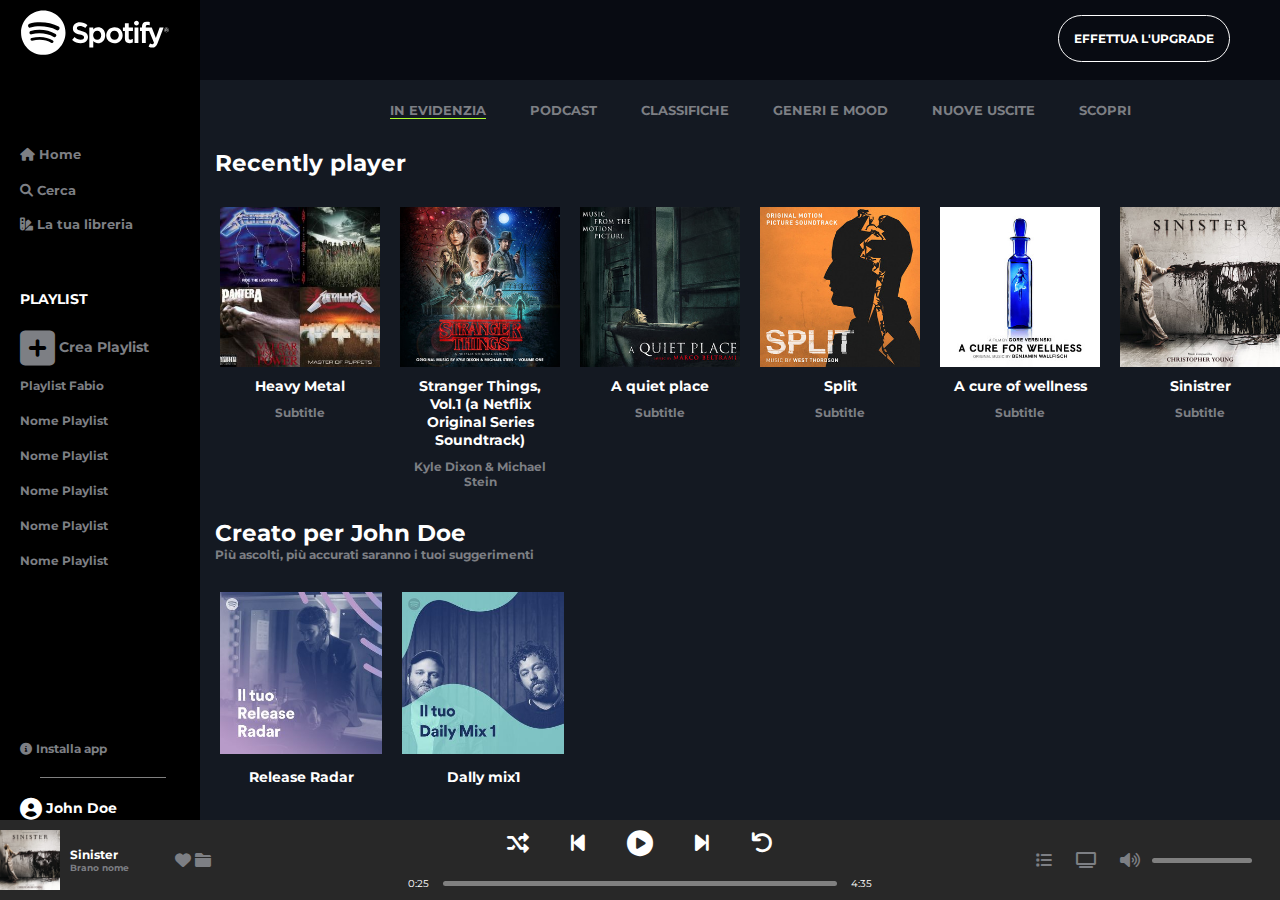
<file: index.html>
<!DOCTYPE html>
<html lang="en">

<head>
    <meta charset="UTF-8">
    <meta http-equiv="X-UA-Compatible" content="IE=edge">
    <meta name="viewport" content="width=device-width, initial-scale=1.0">
    <link rel="preconnect" href="https://fonts.googleapis.com">
    <link rel="preconnect" href="https://fonts.gstatic.com" crossorigin>
    <link href="https://fonts.googleapis.com/css2?family=Montserrat:wght@400;700&display=swap" rel="stylesheet">
    <link rel="stylesheet" href="./css/style.css">
    <link rel="stylesheet" href="https://cdnjs.cloudflare.com/ajax/libs/font-awesome/6.0.0/css/all.min.css" integrity="sha512-9usAa10IRO0HhonpyAIVpjrylPvoDwiPUiKdWk5t3PyolY1cOd4DSE0Ga+ri4AuTroPR5aQvXU9xC6qOPnzFeg==" crossorigin="anonymous" referrerpolicy="no-referrer"
    />
    <title>Spotify</title>
</head>

<body>

    <main id="site_main" class="flex">
        <div id="barra_laterale_sx">
            <div id="logo_camp">
                <img src="./img/logo.svg" alt="logo di spotify">
            </div>
            <div id="btn_camp">
                <ul id="btn_principali">
                    <li class="home">
                        <i class="fa-solid fa-house display"></i>
                        <a href="#">Home</a>
                    </li>
                    <li class="cerca">
                        <i class="fa-solid fa-magnifying-glass"></i>
                        <a href="#">Cerca</a>
                    </li>
                    <li class="libreria">
                        <i class="fa-solid fa-swatchbook"></i>
                        <a href="#">La tua libreria</a>
                    </li>
                </ul>
            </div>
            <div id="playlist_camp">
                <div id="playlist">
                    <h4>PLAYLIST</h4>
                    <ul>
                        <li id="add_playlist">
                            <a class="white" href="#">
                                <i class="fa-solid fa-square-plus"></i>
                            </a>
                            <a class="white" href="#">Crea Playlist</a>
                        </li>
                    </ul>
                    <div id="nuove_playlist">
                        <ul id="playlists">
                            <li>
                                <a href="./playlist.html">Playlist Fabio</a>
                            </li>
                            <li>
                                <a href="#">Nome Playlist</a>
                            </li>
                            <li>
                                <a href="#">Nome Playlist</a>
                            </li>
                            <li>
                                <a href="#">Nome Playlist</a>
                            </li>
                            <li>
                                <a href="#">Nome Playlist</a>
                            </li>
                            <li>
                                <a href="#">Nome Playlist</a>
                            </li>
                            <li>
                                <a href="#">Nome Playlist</a>
                            </li>
                        </ul>
                    </div>
                </div>
            </div>
            <div id="info_camp">
                <div id="info">
                    <div id="installa">
                        <i class="fa-solid fa-circle-info"></i>
                        <a class="white" href="#">Installa app</a>
                    </div>
                    <div class="separatore"></div>
                    <div id="user">
                        <i class="fa-solid fa-circle-user display"></i>
                        <div class="display">John Doe</div>
                    </div>

                </div>
            </div>
        </div>
        <!-- /#barra_laretale_sx -->

        <div id="barra_centrale">
            <div id="barra_superiore">
                <a class="upgrade">EFFETTUA L'UPGRADE</a>
            </div>
            <div class="overflow">
                <div id="menu_centrale">
                    <ul id="menu_c">
                        <li class="menu">
                            <a class="linea_verde" href="">
                                IN EVIDENZIA
                            </a>
                        </li>
                        <li class="menu">
                            <a href="#">
                                PODCAST
                            </a>
                        </li>
                        <li class="menu">
                            <a href="#">
                                CLASSIFICHE
                            </a>
                        </li>
                        <li class="menu">
                            <a href="#">
                                GENERI E MOOD
                            </a>
                        </li>
                        <li class="menu">
                            <a href="#">
                                NUOVE USCITE
                            </a>
                        </li>
                        <li class="menu">
                            <a href="#">
                                SCOPRI
                            </a>
                        </li>
                    </ul>
                </div>

                <!-- almbum recenti -->
                <div class="testo_albums">Recently player</div>
                <div class="albums flex">
                    <div class="album">
                        <div class="effetto_play">
                            <img src="./img/metal_lifting.jpg" alt="album meta">
                            <div class="play">
                                <i class="fa-solid fa-circle-play"></i>
                            </div>
                        </div>
                        <div class="testo_album">Heavy Metal</div>
                        <aside class="sottotesto_album">
                            <p>
                                Subtitle
                            </p>
                        </aside>
                    </div>
                    <div class="album">
                        <div class="effetto_play">
                            <img src="./img/stranger.jpeg" alt="album meta">
                            <div class="play">
                                <i class="fa-solid fa-circle-play"></i>
                            </div>
                        </div>
                        <div class="testo_album">Stranger Things, Vol.1 (a Netflix Original Series Soundtrack)</div>
                        <aside class="sottotesto_album">
                            <p>
                                Kyle Dixon & Michael Stein
                            </p>
                        </aside>
                    </div>
                    <div class="album">
                        <div class="effetto_play">
                            <img src="./img/aquietplace.jpeg" alt="album meta">
                            <div class="play">
                                <i class="fa-solid fa-circle-play"></i>
                            </div>
                        </div>
                        <div class="testo_album">A quiet place</div>
                        <aside class="sottotesto_album">
                            <p>
                                Subtitle
                            </p>
                        </aside>
                    </div>
                    <div class="album">
                        <div class="effetto_play">
                            <img src="./img/split.jpeg" alt="album meta">
                            <div class="play">
                                <i class="fa-solid fa-circle-play"></i>
                            </div>
                        </div>
                        <div class="testo_album">Split</div>
                        <aside class="sottotesto_album">
                            <p>
                                Subtitle
                            </p>
                        </aside>
                    </div>
                    <div class="album">
                        <div class="effetto_play">
                            <img src="./img/cure.jpeg" alt="album meta">
                            <div class="play">
                                <i class="fa-solid fa-circle-play"></i>
                            </div>
                        </div>
                        <div class="testo_album">A cure of wellness</div>
                        <aside class="sottotesto_album">
                            <p>
                                Subtitle
                            </p>
                        </aside>
                    </div>
                    <div class="album">
                        <div class="effetto_play">
                            <img src="./img/sinister.jpeg" alt="album meta">
                            <div class="play">
                                <i class="fa-solid fa-circle-play"></i>
                            </div>
                        </div>
                        <div class="testo_album">Sinistrer</div>
                        <aside class="sottotesto_album">
                            <p>
                                Subtitle
                            </p>
                        </aside>
                    </div>
                </div>

                <!-- creato per John Doe -->
                <div class="testo_albums">
                    Creato per John Doe
                    <aside>
                        <p class="sottotesto">
                            Più ascolti, più accurati saranno i tuoi suggerimenti
                        </p>
                    </aside>
                </div>
                <div class="albums flex">
                    <div class="album">
                        <img src="./img/radar.jpeg" alt="album radar">
                        <div class="testo_album">Release Radar</div>
                    </div>
                    <div class="album">
                        <img src="./img/mixdaily.jpeg" alt="album stranger">
                        <div class="testo_album">Dally mix1</div>
                    </div>
                </div>

                <!-- artisti popolari -->
                <div class="testo_albums">
                    Artisti più popolari
                    <aside>
                        <p class="sottotesto">
                            Più ascolti, più accurati saranno i tuoi suggerimenti
                        </p>
                    </aside>
                </div>
                <div class="albums flex">
                    <div class="album">
                        <img class="radius" src="./img/youg.jpeg" alt="album meta">
                        <div class="testo_album">youg</div>
                    </div>
                    <div class="album">
                        <img class="radius" src="./img/einaudi.jpeg" alt="album stranger">
                        <div class="testo_album">Enaudi</div>
                    </div>
                </div>
            </div>
        </div>
        <!-- /#barra_centrale -->
    </main>
    <!-- /#site_main -->

    <footer id="site_footer">
        <div id="barra_inferiore" class="flex">
            <div id="col_sx" class="flex as_c w_20">
                <div id="flex1" class="flex">
                    <div id="img_barra_inferiore">
                        <img src="./img/sinister.jpeg" alt="foto album sinister">
                    </div>
                    <div class="m_lf_10 as_c">
                        <div class="testo_barra_inferiore">Sinister</div>
                        <div class="sottotesto_barra_inferiore">Brano nome</div>
                    </div>
                </div>
                <div id="flex2" class="flex">
                    <div class="icone_barra_inferiore_col_sx as_c">
                        <a class="as_c" href="#">
                            <i class="fa-solid fa-heart"></i>
                            <i class="fa-solid fa-folder"></i>
                        </a>
                    </div>
                </div>

            </div>
            <div id="col_c" class="flex jc_c as_c w_60">
                <div class="barra_centrale_inferiore flex fx_drt_col">
                    <div class="barra_centrale_inferiore_su flex">
                        <div id="flex4">
                            <i class="s fa-solid fa-shuffle"></i>
                            <i class="fa-solid fa-backward-step"></i>
                        </div>
                        <div id="flex5">
                            <i class="circle fa-solid fa-circle-play"></i>
                        </div>
                        <div id="flex6">
                            <i class="fa-solid fa-forward-step"></i>
                            <i class="s fa-solid fa-arrow-rotate-left"></i>
                        </div>
                    </div>
                    <div class="barra_centrale_inferiore_giu flex">
                        <div class="min">0:25</div>
                        <div class="barra_scorrimento"></div>
                        <div class="min">4:35</div>
                    </div>
                </div>
            </div>
            <div id="col_dx" class="flex as_c w_20">
                <div class="icone_barra_inferiore_dx">
                    <i class="s fa-solid fa-list"></i>
                    <i class="s fa-solid fa-tv"></i>
                    <i class="fa-solid fa-volume-high"></i>
                </div>
                <div id="barra_scorrimento_col_dx">
                    <div class="barra_volume"></div>
                </div>
            </div>
        </div>
    </footer>
    <!-- /#site_footer -->
</body>

</html>
</file>
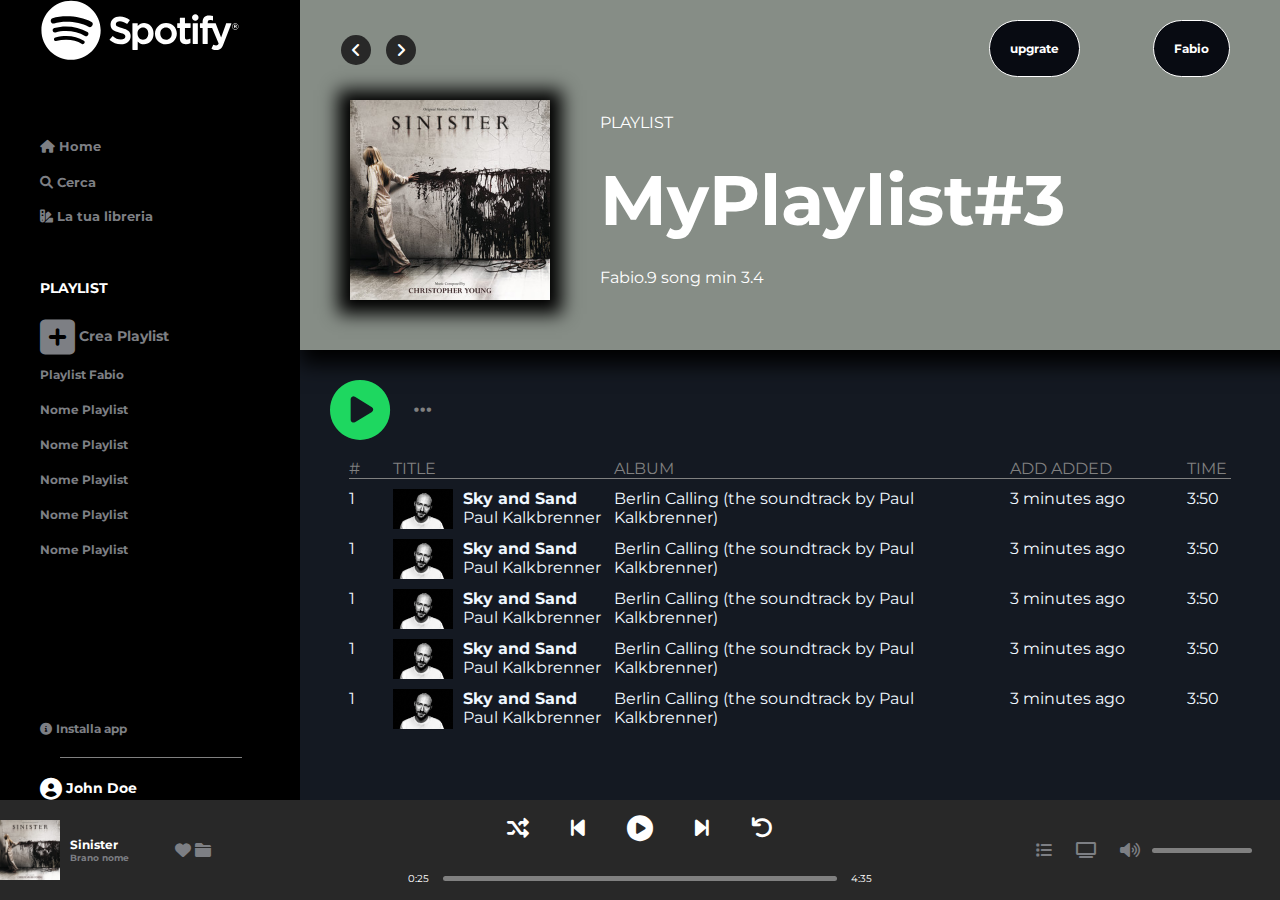
<file: playlist.html>
<!DOCTYPE html>
<html lang="en">

<head>
    <meta charset="UTF-8">
    <meta http-equiv="X-UA-Compatible" content="IE=edge">
    <meta name="viewport" content="width=device-width, initial-scale=1.0">
    <link rel="preconnect" href="https://fonts.googleapis.com">
    <link rel="preconnect" href="https://fonts.gstatic.com" crossorigin>
    <link href="https://fonts.googleapis.com/css2?family=Montserrat:wght@400;700&display=swap" rel="stylesheet">
    <link rel="stylesheet" href="./css/playlist.css">
    <link rel="stylesheet" href="https://cdnjs.cloudflare.com/ajax/libs/font-awesome/6.0.0/css/all.min.css" integrity="sha512-9usAa10IRO0HhonpyAIVpjrylPvoDwiPUiKdWk5t3PyolY1cOd4DSE0Ga+ri4AuTroPR5aQvXU9xC6qOPnzFeg==" crossorigin="anonymous" referrerpolicy="no-referrer"
    />
    <title>Playlist Spotify</title>
</head>

<body>

    <main id="site_main" class="flex">
        <div id="barra_laterale_sx">
            <div id="logo_camp">
                <img src="./img/logo.svg" alt="logo di spotify">
            </div>
            <div id="btn_camp">
                <ul id="btn_principali">
                    <li class="home">
                        <i class="fa-solid fa-house display"></i>
                        <a href="./index.html">Home</a>
                    </li>
                    <li class="cerca">
                        <i class="fa-solid fa-magnifying-glass"></i>
                        <a href="#">Cerca</a>
                    </li>
                    <li class="libreria">
                        <i class="fa-solid fa-swatchbook"></i>
                        <a href="#">La tua libreria</a>
                    </li>
                </ul>
            </div>
            <div id="playlist_camp">
                <div id="playlist">
                    <h4>PLAYLIST</h4>
                    <ul>
                        <li id="add_playlist">
                            <a class="white" href="#">
                                <i class="fa-solid fa-square-plus"></i>
                            </a>
                            <a class="white" href="#">Crea Playlist</a>
                        </li>
                    </ul>
                    <div id="nuove_playlist">
                        <ul id="playlists">
                            <li>
                                <a href="./playlist.html">Playlist Fabio</a>
                            </li>
                            <li>
                                <a href="#">Nome Playlist</a>
                            </li>
                            <li>
                                <a href="#">Nome Playlist</a>
                            </li>
                            <li>
                                <a href="#">Nome Playlist</a>
                            </li>
                            <li>
                                <a href="#">Nome Playlist</a>
                            </li>
                            <li>
                                <a href="#">Nome Playlist</a>
                            </li>
                            <li>
                                <a href="#">Nome Playlist</a>
                            </li>
                        </ul>
                    </div>
                </div>
            </div>
            <div id="info_camp">
                <div id="info">
                    <div id="installa">
                        <i class="fa-solid fa-circle-info"></i>
                        <a class="white" href="#">Installa app</a>
                    </div>
                    <div class="separatore"></div>
                    <div id="user">
                        <i class="fa-solid fa-circle-user display"></i>
                        <div class="display">John Doe</div>
                    </div>

                </div>
            </div>
        </div>
        <!-- /#barra_laretale_sx -->

        <div id="barra_centrale">
            <div class="barra_superiore flex">
                <div class="row_1 flex">
                    <div class="arrow_dx_sx flex ">
                        <i class="fa-solid fa-angle-left"></i>
                        <i class="ge fa-solid fa-angle-right"></i>
                    </div>
                    <div class="action_up flex">
                        <div class="upgrade flex">upgrate</div>
                        <div class="upgrade_1 flex">Fabio</div>
                    </div>
                </div>
                <div class="row_2 flex">
                    <div class="img_row2 flex">
                        <img src="./img/sinister.jpeg" alt="">
                    </div>
                    <div class="testo_row_2 flex fx_drt_col">
                        <div class="setting_testo_row_2">PLAYLIST</div>
                        <div class="setting_testo_row_2 size_setting">MyPlaylist#3</div>
                        <div class="setting_testo_row_2">Fabio.9 song min 3.4</div>
                    </div>
                </div>
            </div>
            <div class="overflow">
                <div id="play_playlist">
                    <i class="pl_y fa-solid fa-circle-play"></i>
                    <i class="e_ll fa-solid fa-ellipsis"></i>
                </div>
                <br>
                <div id="pla_y">
                    <div class="play_row clearfix">
                        <div class="col_pr float a1">#</div>
                        <div class="col_pr float a2">TITLE</div>
                        <div class="col_pr float a3">ALBUM</div>
                        <div class="col_pr float a4">ADD ADDED</div>
                        <div class="col_pr float a5">TIME</div>
                    </div>
                    <div class="pl_y1">
                        <div class="play_row_1 clearfix">
                            <div class="col_pr float a1">1</div>
                            <div class="col_pr float a2">
                                <img src="./img/1522753844578-paul_kalkbrenner_1.jpeg" alt="">
                                <h4>Sky and Sand</h6>
                                    <p>Paul Kalkbrenner</p>
                            </div>
                            <div class="col_pr float a3">
                                Berlin Calling (the soundtrack by Paul Kalkbrenner)
                            </div>
                            <div class="col_pr float a4">3 minutes ago</div>
                            <div class="col_pr float a5">3:50</div>
                        </div>
                        <div class="play_row_1 clearfix">
                            <div class="col_pr float a1">1</div>
                            <div class="col_pr float a2">
                                <img src="./img/1522753844578-paul_kalkbrenner_1.jpeg" alt="">
                                <h4>Sky and Sand</h6>
                                    <p>Paul Kalkbrenner</p>
                            </div>
                            <div class="col_pr float a3">
                                Berlin Calling (the soundtrack by Paul Kalkbrenner)
                            </div>
                            <div class="col_pr float a4">3 minutes ago</div>
                            <div class="col_pr float a5">3:50</div>
                        </div>
                        <div class="play_row_1 clearfix">
                            <div class="col_pr float a1">1</div>
                            <div class="col_pr float a2">
                                <img src="./img/1522753844578-paul_kalkbrenner_1.jpeg" alt="">
                                <h4>Sky and Sand</h6>
                                    <p>Paul Kalkbrenner</p>
                            </div>
                            <div class="col_pr float a3">
                                Berlin Calling (the soundtrack by Paul Kalkbrenner)
                            </div>
                            <div class="col_pr float a4">3 minutes ago</div>
                            <div class="col_pr float a5">3:50</div>
                        </div>
                        <div class="play_row_1 clearfix">
                            <div class="col_pr float a1">1</div>
                            <div class="col_pr float a2">
                                <img src="./img/1522753844578-paul_kalkbrenner_1.jpeg" alt="">
                                <h4>Sky and Sand</h6>
                                    <p>Paul Kalkbrenner</p>
                            </div>
                            <div class="col_pr float a3">
                                Berlin Calling (the soundtrack by Paul Kalkbrenner)
                            </div>
                            <div class="col_pr float a4">3 minutes ago</div>
                            <div class="col_pr float a5">3:50</div>
                        </div>
                        <div class="play_row_1 clearfix">
                            <div class="col_pr float a1">1</div>
                            <div class="col_pr float a2">
                                <img src="./img/1522753844578-paul_kalkbrenner_1.jpeg" alt="">
                                <h4>Sky and Sand</h6>
                                    <p>Paul Kalkbrenner</p>
                            </div>
                            <div class="col_pr float a3">
                                Berlin Calling (the soundtrack by Paul Kalkbrenner)
                            </div>
                            <div class="col_pr float a4">3 minutes ago</div>
                            <div class="col_pr float a5">3:50</div>
                        </div>
                    </div>
                </div>

            </div>
        </div>
        <!-- /#barra_centrale -->
    </main>
    <!-- /#site_main -->

    <footer id="site_footer">
        <div id="barra_inferiore" class="flex">
            <div id="col_sx" class="flex as_c w_20">
                <div id="flex1" class="flex">
                    <div id="img_barra_inferiore">
                        <img src="./img/sinister.jpeg" alt="foto album sinister">
                    </div>
                    <div class="m_lf_10 as_c">
                        <div class="testo_barra_inferiore">Sinister</div>
                        <div class="sottotesto_barra_inferiore">Brano nome</div>
                    </div>
                </div>
                <div id="flex2" class="flex">
                    <div class="icone_barra_inferiore_col_sx as_c">
                        <a class="as_c" href="#">
                            <i class="fa-solid fa-heart"></i>
                            <i class="fa-solid fa-folder"></i>
                        </a>

                    </div>
                </div>

            </div>
            <div id="col_c" class="flex jc_c as_c w_60">
                <div class="barra_centrale_inferiore flex fx_drt_col">
                    <div class="barra_centrale_inferiore_su flex">
                        <div id="flex4">
                            <i class="s fa-solid fa-shuffle"></i>
                            <i class="fa-solid fa-backward-step"></i>
                        </div>
                        <div id="flex5">
                            <i class="circle fa-solid fa-circle-play"></i>
                        </div>
                        <div id="flex6">
                            <i class="fa-solid fa-forward-step"></i>
                            <i class="s fa-solid fa-arrow-rotate-left"></i>
                        </div>
                    </div>
                    <div class="barra_centrale_inferiore_giu flex">
                        <div class="min">0:25</div>
                        <div class="barra_scorrimento"></div>
                        <div class="min">4:35</div>
                    </div>
                </div>
            </div>
            <div id="col_dx" class="flex as_c w_20">
                <div class="icone_barra_inferiore_dx">
                    <i class="s fa-solid fa-list"></i>
                    <i class="s fa-solid fa-tv"></i>
                    <i class="fa-solid fa-volume-high"></i>
                </div>
                <div id="barra_scorrimento_col_dx">
                    <div class="barra_volume"></div>
                </div>
            </div>
        </div>
    </footer>
    <!-- /#site_footer -->
</body>

</html>
</file>
<file: css/style.css>
/********* COMMONS ROULES  *********/

* {
    margin: 0;
    padding: 0;
    box-sizing: border-box;
    font-family: 'Montserrat', sans-serif;
}

img {
    max-width: 100%;
}

ul {
    list-style-type: none;
}

a {
    text-decoration: none;
    color: var(--color_grey);
}


/********* UTILITY  *********/

:root {
    --color_barra_laterale: #000000;
    --color_barra_superiore: #080B12;
    --color_barra_inferiore: #282828;
    --color_centro: #141922;
    --color_white: white;
    --color_grey: #7D7F84;
    --size_8: 8px;
    --size_9: 9px;
    --size_10: 10px;
    --size_12: 12px;
    --size_13: 13px;
    --size_14: 14px;
    --size_16: 16px;
    --size_22: 22px;
    --size_23: 23px;
    --size_26: 26px;
    --font_weight_b: bold;
}

.flex {
    display: flex;
}

.fx_drt_col {
    flex-direction: column;
}

.jc_c {
    justify-content: center;
}

.as_c {
    align-self: center;
}

.wrap {
    flex-wrap: wrap;
}

.display {
    display: inline-block;
}

.overflow {
    overflow: auto;
    height: calc(100% - 100px);
}

.radius {
    border-radius: 50%;
}

.m_lf_10 {
    margin-left: 10px;
}

.w_20 {
    width: 20%;
}

.w_60 {
    width: 60%;
}

li:hover a {
    color: white;
}


/********* HEADER  *********/


/********* MAIN  *********/


/*** barre ***/

#site_main {
    height: calc(100vh - 100px);
}

#barra_laterale_sx {
    width: 300px;
    background-color: var(--color_barra_laterale);
    display: flex;
    flex-direction: column;
    justify-content: space-around;
    padding-left: 40px;
}

#barra_centrale {
    width: calc(100% - 300px);
    background-color: var(--color_centro);
    position: relative;
}

#barra_superiore {
    height: 100px;
    background-color: var(--color_barra_superiore);
    position: relative;
}


/*** contenuto barra di sinistra ***/

#logo_camp,
#btn_camp {
    flex-grow: 1;
    margin-top: 10px;
}

#playlist_camp {
    flex-grow: 3;
}


/* logo */

#logo_camp img {
    width: 200px;
    height: auto;
}


/* btn */

.home,
.cerca,
.libreria>i {
    color: var(--color_grey);
    font-size: var(--size_13);
    font-weight: var(--font_weight_b);
    margin-top: 20px;
}

.home,
.cerca,
.libreria>a {
    color: var(--color_grey);
    font-size: var(--size_13);
    font-weight: var(--font_weight_b);
    margin-top: 20px;
}


/* playlist */

#playlist>h4 {
    font-size: var(--size_14);
    font-weight: var(--font_weight_b);
    color: var(--color_white);
    margin-bottom: 20px;
}

#add_playlist>a>i {
    font-size: 40px;
    color: var(--color_grey);
    vertical-align: middle;
}

#playlist>a:hover .white {
    color: white;
}

#add_playlist>a {
    font-size: var(--size_14);
    font-weight: var(--font_weight_b);
    color: var(--color_grey);
}

#nuove_playlist {
    height: 200px;
    overflow: auto;
}

#playlists>li {
    color: var(--color_grey);
    padding: 10px 0;
    font-size: var(--size_12);
    font-weight: var(--font_weight_b);
}


/* info */

#installa>i {
    color: var(--color_grey);
    font-size: var(--size_12);
    vertical-align: middle;
}

#installa>a {
    color: var(--color_grey);
    font-size: var(--size_12);
    font-weight: var(--font_weight_b);
}

#installa:hover .white {
    color: white;
}

.separatore {
    border-bottom: 1px solid grey;
    width: 70%;
    margin: 20px;
}

#user>i {
    color: var(--color_white);
    font-size: var(--size_22);
    vertical-align: middle;
}

#user>div {
    color: var(--color_white);
    font-size: var(--size_14);
    font-weight: var(--font_weight_b);
}


/*** contenuto barra main ***/


/** contenuto barra superiore **/

.upgrade {
    color: var(--color_white);
    font-size: var(--size_12);
    font-weight: var(--font_weight_b);
    background-color: var(--color_barra_superiore);
    border: 1px solid var(--color_white);
    padding: 20px;
    border-radius: 50px;
    position: absolute;
    top: 20px;
    right: 50px;
}

.upgrade:hover {
    font-size: var(--size_14);
}


/** contenuto barra centrale **/


/* menu */

#menu_c {
    text-align: center;
    margin: 20px;
}

.menu {
    display: inline-block;
}

.menu>a {
    color: var(--color_grey);
    font-size: var(--size_13);
    font-weight: var(--font_weight_b);
    margin-left: 40px;
}

.linea_verde {
    border-bottom: 1px solid greenyellow;
    width: 50%;
}


/* musiche recenti */

.testo_albums {
    color: var(--color_white);
    font-size: var(--size_23);
    font-weight: var(--font_weight_b);
    margin: 30px 15px;
}


/* album */

.album {
    width: 15%;
    height: auto;
    margin-left: 20px;
    position: relative;
}


/* bonus hover*/

.effetto_play {
    position: relative;
}

.effetto_play img {
    width: 100%;
    display: block;
}

.play {
    width: 100%;
    height: 100%;
    background-color: rgba(255, 255, 255, 0.7);
    position: absolute;
    top: 0;
    left: 0;
    display: flex;
    justify-content: center;
    visibility: hidden;
}

.play>i {
    font-size: 70px;
    align-self: center;
}

.effetto_play:hover .play {
    visibility: visible;
}


/* /.bonus */

.testo_album {
    color: var(--color_white);
    text-align: center;
    font-size: var(--size_16);
    font-weight: var(--font_weight_b);
    margin: 10px;
}

.sottotesto_album {
    color: var(--color_grey);
    text-align: center;
    font-size: var(--size_12);
    font-weight: var(--font_weight_b);
}

.sottotesto {
    color: var(--color_grey);
    font-size: var(--size_12);
    font-weight: var(--font_weight_b);
}


/********* FOOTER  *********/

#barra_inferiore {
    width: 100%;
    height: 100px;
    background-color: var(--color_barra_inferiore);
    position: absolute;
    bottom: 0;
    justify-content: space-between;
}


/* barra di sx */

#flex1 {
    flex-grow: 2;
}

#flex2 {
    flex-grow: 2;
}

#img_barra_inferiore {
    width: 60px;
    height: 60px;
}

.testo_barra_inferiore {
    color: var(--color_white);
    font-size: var(--size_12);
    font-weight: var(--font_weight_b);
}

.sottotesto_barra_inferiore {
    color: var(--color_grey);
    font-size: var(--size_9);
    font-weight: var(--font_weight_b);
}

.icone_barra_inferiore_col_sx {
    color: grey;
}

.icone_barra_inferiore_col_sx:hover i {
    color: white;
}

.icone_barra_inferiore_col_sx>i {
    margin-left: 20px;
}


/* barra centrale */

.barra_centrale_inferiore {
    width: 80%;
    height: 100px;
    justify-content: space-around;
}

#flex4,
#flex6 {
    flex-grow: 2;
    align-self: center;
    display: flex;
    justify-content: space-around;
}

#flex5 {
    flex-grow: 1;
    align-self: center;
    display: flex;
    justify-content: center;
}

.barra_centrale_inferiore_su {
    width: 50%;
    align-self: center;
    color: var(--color_white);
    font-size: var(--size_22);
}

.circle {
    font-size: var(--size_26);
}

#flex5:hover .circle {
    font-size: 30px;
}

.barra_centrale_inferiore_giu {
    width: 80%;
    justify-content: space-around;
    align-self: center;
}

.min {
    color: var(--color_white);
    font-size: var(--size_10);
    width: 10%;
    display: flex;
    justify-content: center;
}

.barra_scorrimento {
    width: 80%;
    display: flex;
    justify-content: center;
    align-self: center;
    background-color: grey;
    border-radius: 10px;
    height: 5px;
}


/* barra di dx */

#col_dx {
    display: flex;
    align-self: center;
    justify-content: space-between;
}

.icone_barra_inferiore_dx {
    display: flex;
    width: 50%;
    justify-content: space-around;
    color: var(--color_grey);
}

.icone_barra_inferiore_dx:hover i {
    color: white;
}

#barra_scorrimento_col_dx {
    display: flex;
    align-self: center;
    width: 50%;
}

.barra_volume {
    width: 100px;
    background-color: grey;
    border-radius: 10px;
    height: 5px;
}


/********* MEDIA QUERIS  *********/

@media screen and (max-width: 1440px) {
    /********* MAIN  *********/
    /*** barre ***/
    #site_main {
        height: calc(100vh - 80px);
    }
    #barra_laterale_sx {
        width: 200px;
        padding-left: 20px;
    }
    #barra_centrale {
        width: calc(100% - 200px);
    }
    #barra_superiore {
        height: 80px;
    }
    #barra_inferiore {
        width: 100%;
        height: 80px;
    }
    .barra_centrale_inferiore {
        width: 80%;
        height: 80px;
    }
    /* logo */
    #logo_camp img {
        width: 150px;
        height: auto;
    }
    /** contenuto barra superiore **/
    .upgrade {
        padding: 15px;
        top: 15px;
    }
    .testo_album {
        font-size: var(--size_14);
    }
}

@media screen and (max-width: 768px) {
    /********* MAIN  *********/
    /*** barre ***/
    #site_main {
        height: calc(100vh - 60px);
    }
    #barra_laterale_sx {
        width: 200px;
        height: 100%;
        padding-left: 20px;
    }
    #barra_centrale {
        width: calc(100% - 200px);
        height: 100%;
    }
    #barra_superiore {
        height: 60px;
    }
    #barra_inferiore {
        width: 100%;
        height: 60px;
    }
    .barra_centrale_inferiore {
        width: 80%;
        height: 60px;
    }
    .albums {
        flex-wrap: wrap;
    }
    .album {
        width: 23.5%;
        border-bottom: 20px;
        margin-left: 5px;
    }
    /* logo */
    #logo_camp img {
        width: 100px;
    }
    /** contenuto barra superiore **/
    .upgrade {
        padding: 10px;
        top: 10px;
    }
    /* menu */
    .menu>a {
        font-size: var(--size_9);
        margin-left: 20px;
    }
    /* album */
    .testo_albums {
        font-size: var(--size_16);
    }
    .sottotesto {
        font-size: var(--size_10);
    }
    .testo_album {
        font-size: var(--size_10);
        margin: 10px 0;
    }
    .sottotesto_album {
        font-size: var(--size_9);
    }
    /* col_sx playlist */
    #add_playlist>a>i {
        font-size: 30px;
    }
    #add_playlist>a {
        font-size: var(--size_12);
    }
    .overflow {
        height: calc(100% - 80px);
    }
}

@media screen and (max-width: 425px) {
    /********* MAIN  *********/
    /*** barre ***/
    #site_main {
        height: calc(100vh - 60px);
    }
    #barra_laterale_sx {
        width: 50px;
        height: 100%;
        padding-left: 10px;
    }
    #barra_centrale {
        width: calc(100% - 50px);
        height: 100%;
    }
    #barra_superiore {
        height: 60px;
    }
    #barra_inferiore {
        width: 100%;
        height: 60px;
    }
    .barra_centrale_inferiore {
        width: 80%;
        height: 60px;
    }
    /* contenuto barra laterale sx */
    #logo_camp {
        background: url(../img/logo-small.svg);
        background-repeat: no-repeat;
        margin-top: 50px;
        font-size: 25px;
    }
    #logo_camp img {
        visibility: hidden;
    }
    #btn_principali {
        margin-top: 35px;
    }
    .home>a,
    .cerca>a,
    .libreria>a {
        visibility: hidden;
    }
    .home>i,
    .cerca>i,
    .libreria>i {
        padding: 0 3px;
        font-size: 20px;
    }
    #playlist_camp,
    #info_camp {
        visibility: hidden;
    }
    /** contenuto barra superiore **/
    .upgrade {
        font-size: var(--size_9);
        padding: 10px;
        top: 10px;
        right: 20px;
    }
    /* menu */
    #menu_c {
        text-align: center;
        margin: 20px 0;
    }
    .menu>a {
        font-size: var(--size_8);
        margin-left: 5px;
    }
    /* album */
    .albums {
        flex-wrap: wrap;
    }
    .album {
        width: 45%;
        margin-left: 10px;
    }
    .testo_albums {
        font-size: var(--size_14);
    }
    .sottotesto {
        font-size: var(--size_8);
    }
    /* barra sx playing */
    #img_barra_inferiore {
        width: 30px;
        height: 30px;
    }
    .testo_barra_inferiore {
        font-size: var(--size_10);
    }
    .sottotesto_barra_inferiore {
        font-size: var(--size_8);
    }
    #flex3 {
        visibility: hidden;
    }
    .testo_album {
        font-size: var(--size_9);
        margin: 10px 0;
    }
    .sottotesto_album {
        font-size: var(--size_8);
    }
    /* col_sx playlist */
    .barra_centrale_inferiore_su {
        justify-content: center;
    }
    #add_playlist>a>i {
        font-size: 30px;
    }
    #add_playlist>a {
        font-size: var(--size_12);
    }
    .s {
        visibility: hidden;
    }
    #flex5 {
        margin: 0 5px;
    }
    .barra_scorrimento {
        width: 50%;
    }
    .icone_barra_inferiore_dx {
        width: 20%;
        justify-content: flex-end;
    }
    #barra_scorrimento_col_dx {
        width: 65%;
    }
    .barra_volume {
        width: 40px;
    }
    .overflow {
        height: calc(100% - 60px);
    }
}
</file>
<file: css/playlist.css>
/********* COMMONS ROULES  *********/

* {
    margin: 0;
    padding: 0;
    box-sizing: border-box;
    font-family: 'Montserrat', sans-serif;
}

img {
    max-width: 100%;
}

ul {
    list-style-type: none;
}

a {
    text-decoration: none;
    color: var(--color_grey);
}

li:hover a {
    color: white;
}


/********* UTILITY  *********/

:root {
    --color_barra_laterale: #000000;
    --color_barra_superiore: #080B12;
    --color_barra_inferiore: #282828;
    --color_centro: #141922;
    --color_white: white;
    --color_grey: #7D7F84;
    --size_8: 8px;
    --size_9: 9px;
    --size_10: 10px;
    --size_12: 12px;
    --size_13: 13px;
    --size_14: 14px;
    --size_16: 16px;
    --size_22: 22px;
    --size_23: 23px;
    --size_26: 26px;
    --font_weight_b: bold;
}

.flex {
    display: flex;
}

.clearfix {
    content: "";
    display: table;
    clear: both;
}

.float {
    float: left;
}

.fx_drt_col {
    flex-direction: column;
}

.jc_c {
    justify-content: center;
}

.as_c {
    align-self: center;
}

.wrap {
    flex-wrap: wrap;
}

.display {
    display: inline-block;
}

.overflow {
    height: calc(100% - 300px);
}

.radius {
    border-radius: 50%;
}

.m_lf_10 {
    margin-left: 10px;
}

.w_20 {
    width: 20%;
}

.w_60 {
    width: 60%;
}


/********* MAIN  *********/


/*** barre ***/

#site_main {
    height: calc(100vh - 100px);
}

#barra_laterale_sx {
    width: 300px;
    background-color: var(--color_barra_laterale);
    display: flex;
    flex-direction: column;
    justify-content: space-around;
    padding-left: 40px;
}

#barra_centrale {
    width: calc(100% - 300px);
    background-color: var(--color_centro);
    position: relative;
}

.barra_superiore {
    height: 350px;
    background-color: #868D86;
    display: flex;
    flex-direction: column;
    box-shadow: 20px -6px 20px 20px #000000;
}


/*** contenuto barra di sinistra ***/

#logo_camp,
#btn_camp {
    flex-grow: 1;
}

#playlist_camp {
    flex-grow: 3;
}


/* logo */

#logo_camp img {
    width: 200px;
    height: auto;
}


/* btn */

.home,
.cerca,
.libreria>i {
    color: var(--color_grey);
    font-size: var(--size_13);
    font-weight: var(--font_weight_b);
    margin-top: 20px;
}

.home,
.cerca,
.libreria>a {
    color: var(--color_grey);
    font-size: var(--size_13);
    font-weight: var(--font_weight_b);
    margin-top: 20px;
}


/* playlist */

#playlist>h4 {
    font-size: var(--size_14);
    font-weight: var(--font_weight_b);
    color: var(--color_white);
    margin-bottom: 20px;
}

#add_playlist>a>i {
    font-size: 40px;
    color: var(--color_grey);
    vertical-align: middle;
}

#playlist>a:hover .white {
    color: white;
}

#add_playlist>a {
    font-size: var(--size_14);
    font-weight: var(--font_weight_b);
    color: var(--color_grey);
}

#nuove_playlist {
    height: 200px;
    overflow: auto;
}

#playlists>li {
    color: var(--color_grey);
    padding: 10px 0;
    font-size: var(--size_12);
    font-weight: var(--font_weight_b);
}


/* info */

#installa>i {
    color: var(--color_grey);
    font-size: var(--size_12);
    vertical-align: middle;
}

#installa>a {
    color: var(--color_grey);
    font-size: var(--size_12);
    font-weight: var(--font_weight_b);
}

#installa:hover .white {
    color: white;
}

.separatore {
    border-bottom: 1px solid grey;
    width: 70%;
    margin: 20px;
}

#user>i {
    color: var(--color_white);
    font-size: var(--size_22);
    vertical-align: middle;
}

#user>div {
    color: var(--color_white);
    font-size: var(--size_14);
    font-weight: var(--font_weight_b);
}


/*** contenuto barra main ***/


/** contenuto barra superiore **/

.row_1 {
    height: 100px;
    justify-content: space-between;
    align-items: center;
}

.row_2 {
    height: 200px
}

.arrow_dx_sx {
    flex-grow: 0.1;
    justify-content: center;
}

.arrow_dx_sx>i {
    color: white;
    background-color: var(--color_barra_inferiore);
    width: 30px;
    height: 30px;
    border-radius: 50%;
    display: flex;
    align-items: center;
    justify-content: center;
}

.ge {
    margin-left: 15px;
}

.action_up {
    flex-grow: 1;
}

.upgrade {
    color: var(--color_white);
    font-size: var(--size_12);
    font-weight: var(--font_weight_b);
    background-color: var(--color_barra_superiore);
    border: 1px solid var(--color_white);
    padding: 20px;
    border-radius: 50px;
    position: absolute;
    top: 20px;
    right: 200px;
}

.upgrade_1 {
    color: var(--color_white);
    font-size: var(--size_12);
    font-weight: var(--font_weight_b);
    background-color: var(--color_barra_superiore);
    border: 1px solid var(--color_white);
    padding: 20px;
    border-radius: 50px;
    position: absolute;
    top: 20px;
    right: 50px;
}

.img_row2 {
    flex-grow: 0;
    justify-content: center;
}

.img_row2 img {
    box-shadow: 0px 2px 17px 12px;
}

.testo_row_2 {
    flex-grow: 1;
    justify-content: space-around;
}

.setting_testo_row_2 {
    color: var(--color_white);
}

.size_setting {
    font-size: 70px;
    font-weight: bold;
}


/** contenuto barra centrale **/

.pl_y {
    font-size: 60px;
    color: #1ED760;
    vertical-align: middle;
    margin-left: 30px;
    margin-top: 30px;
}

.e_ll {
    font-size: 20px;
    color: grey;
    vertical-align: middle;
    margin-left: 20px;
    margin-top: 30px;
}


/* playlist track */

.pl_y1 {
    height: calc(100vh - 580px);
    overflow: scroll;
}

.play_row {
    width: 90%;
    margin: auto;
    color: grey;
    border-bottom: 1px solid grey;
}

.play_row_1 {
    width: 90%;
    margin: 10px auto;
    color: aliceblue;
}

.a1 {
    width: 5%;
}

.a2 {
    width: 25%;
}

.a2 img {
    width: 60px;
    height: 40px;
    float: left;
    margin-right: 10px;
}

.col_pr>h6,
.col_pr>p {
    float: left;
}

.a3 {
    width: 45%;
}

.a4 {
    width: 20%;
}

.a5 {
    width: 5%;
}


/********* FOOTER  *********/

#barra_inferiore {
    width: 100%;
    height: 100px;
    background-color: var(--color_barra_inferiore);
    position: absolute;
    bottom: 0;
    justify-content: space-between;
}


/* barra di sx */

#flex1 {
    flex-grow: 2;
}

#flex2,
#flex3 {
    flex-grow: 2;
}

#img_barra_inferiore {
    width: 60px;
    height: 60px;
}

.testo_barra_inferiore {
    color: var(--color_white);
    font-size: var(--size_12);
    font-weight: var(--font_weight_b);
}

.sottotesto_barra_inferiore {
    color: var(--color_grey);
    font-size: var(--size_9);
    font-weight: var(--font_weight_b);
}

.icone_barra_inferiore_col_sx {
    color: grey;
}

.icone_barra_inferiore_col_sx:hover i {
    color: white;
}

.icone_barra_inferiore_col_sx>i {
    margin-left: 20px;
}


/* barra centrale */

.barra_centrale_inferiore {
    width: 80%;
    height: 100px;
    justify-content: space-around;
}

#flex4,
#flex6 {
    flex-grow: 2;
    align-self: center;
    display: flex;
    justify-content: space-around;
}

#flex5 {
    flex-grow: 1;
    align-self: center;
    display: flex;
    justify-content: center;
}

.barra_centrale_inferiore_su {
    width: 50%;
    align-self: center;
    color: var(--color_white);
    font-size: var(--size_22);
}

.circle {
    font-size: var(--size_26);
}

#flex5:hover .circle {
    font-size: 30px;
}

.barra_centrale_inferiore_giu {
    width: 80%;
    justify-content: space-around;
    align-self: center;
}

.min {
    color: var(--color_white);
    font-size: var(--size_10);
    width: 10%;
    display: flex;
    justify-content: center;
}

.barra_scorrimento {
    width: 80%;
    display: flex;
    justify-content: center;
    align-self: center;
    background-color: grey;
    border-radius: 10px;
    height: 5px;
}


/* barra di dx */

#col_dx {
    display: flex;
    align-self: center;
    justify-content: space-between;
}

.icone_barra_inferiore_dx {
    display: flex;
    width: 50%;
    justify-content: space-around;
    color: var(--color_grey);
}

.icone_barra_inferiore_dx:hover i {
    color: white;
}

#barra_scorrimento_col_dx {
    display: flex;
    align-self: center;
    width: 50%;
}

.barra_volume {
    width: 100px;
    background-color: grey;
    border-radius: 10px;
    height: 5px;
}


/********* MEDIA QUERIS  *********/
</file>
